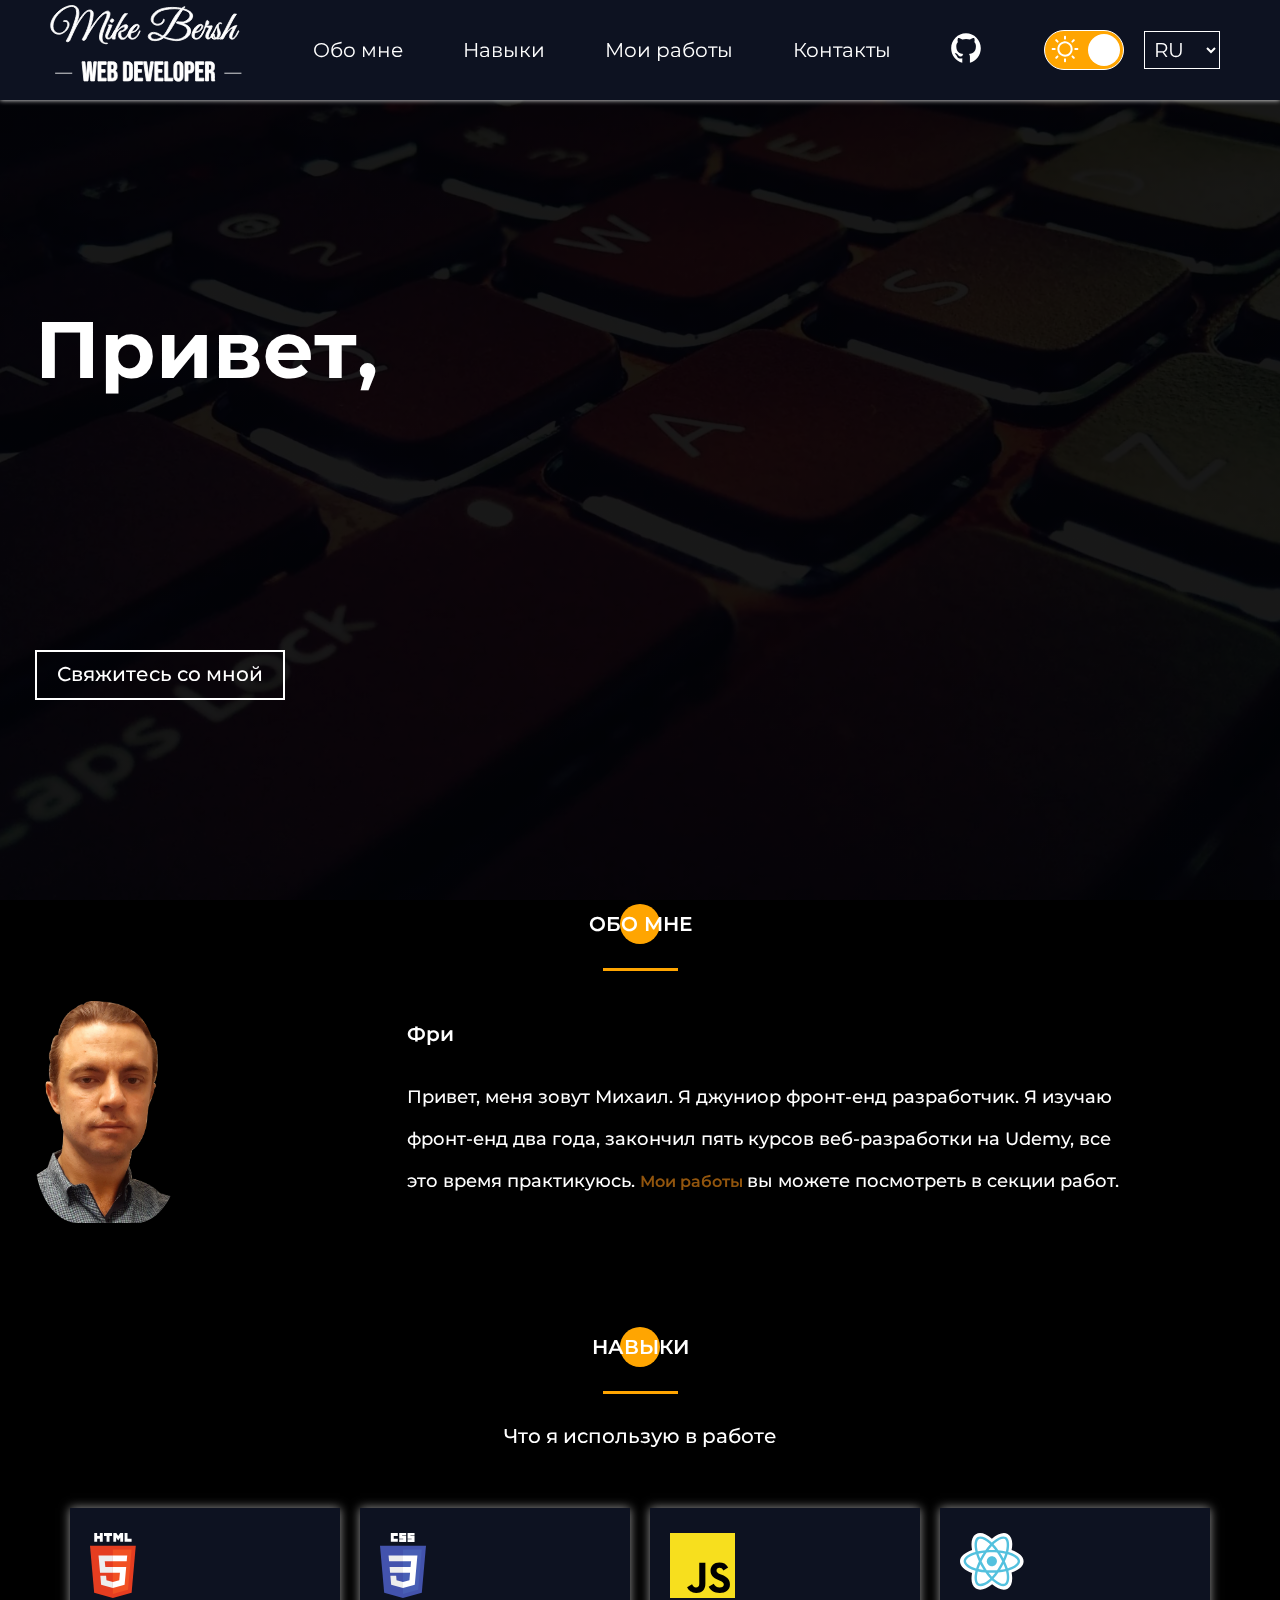
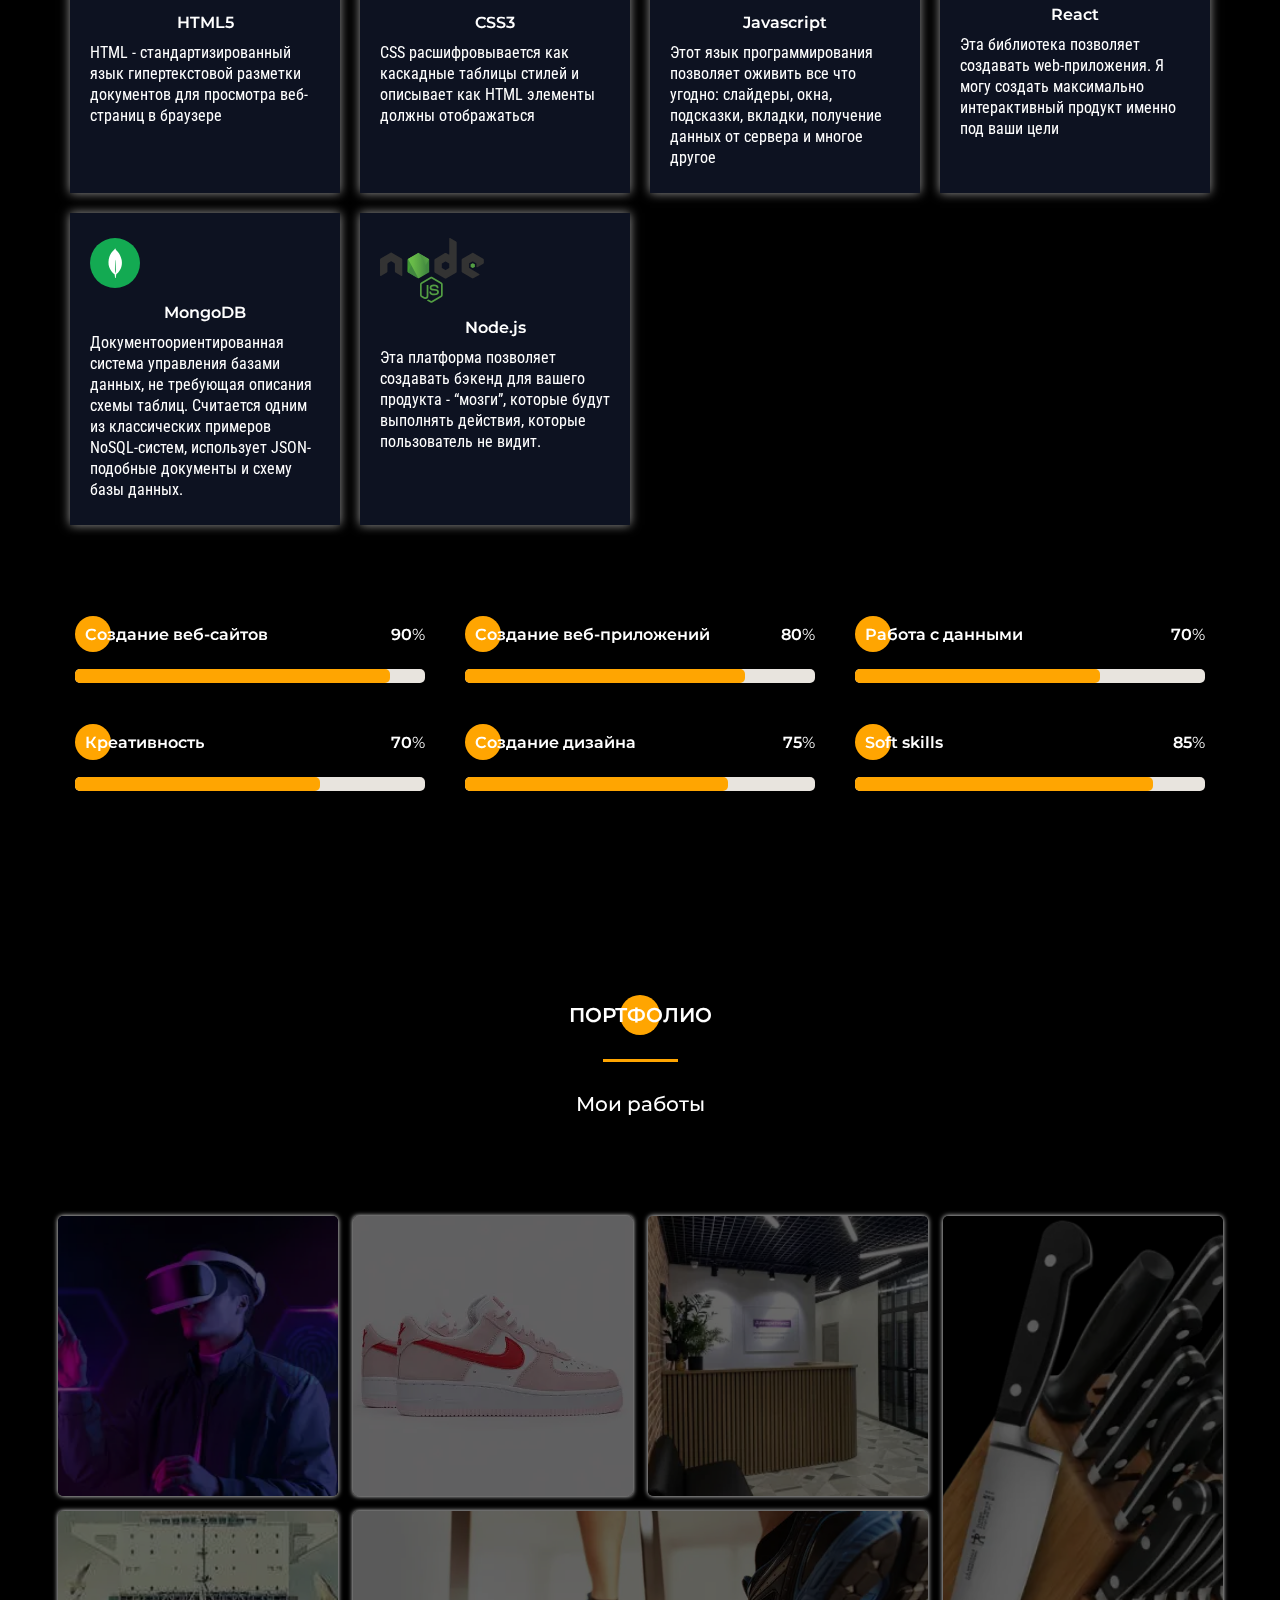
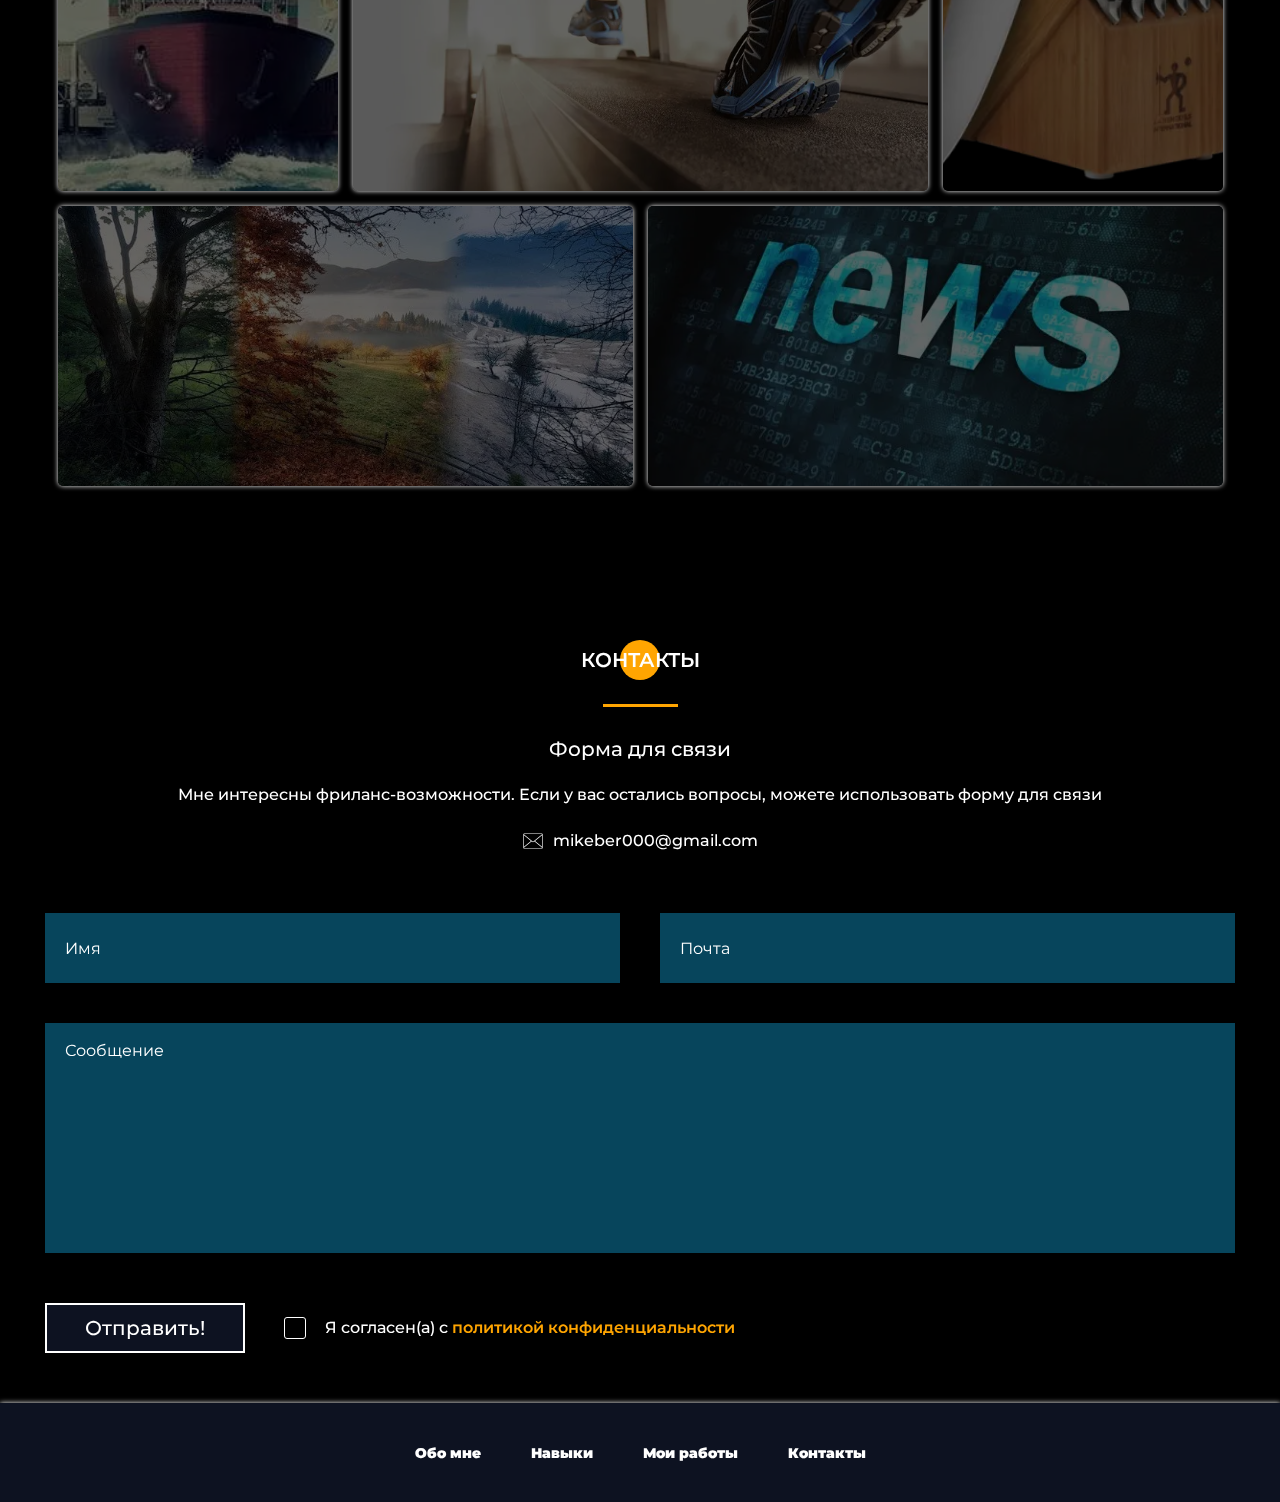
<file: index.html>
<!DOCTYPE html><html lang="ru"><head><meta charset="UTF-8"><meta http-equiv="X-UA-Compatible" content="IE=edge"><meta name="viewport" content="width=device-width,initial-scale=1"><meta name="description" content="portfolio"><link rel="preconnect" href="https://fonts.googleapis.com"><link rel="preconnect" href="https://fonts.gstatic.com" crossorigin><link href="https://fonts.googleapis.com/css2?family=Montserrat:wght@400;500;600;800&family=Bebas+Neue&family=Great+Vibes&family=Roboto+Condensed:wght@400;700&display=swap" rel="stylesheet"><link rel="stylesheet" href="css/style.css"><title>Portfolio</title></head><body><div class="app"><div class="arrow-up"><a href="#intro"><svg class="arrow-up__svg"><use xlink:href="assets/svg/sprite.svg#arrow-up"></use></svg></a></div><div class="overlay overlay_active"><div class="overlay__logo logo-overlay"><img src="./assets/img/loading.gif" alt="loading"></div></div><div class="overlay-form-submit"></div><div class="modal"></div><div class="app__bg"></div><div class="app__container"><aside class="aside-links aside-links_left"><a href="mailto:mikeber000@gmail.com" class="aside-link theme theme-color">mikeber000@gmail.com</a></aside><aside class="aside-links aside-links_right"><a href="https://github.com/Michael-Ber" class="aside-link theme theme-color">github.com/Michael-Ber</a></aside><header class="header theme theme-bg"><div class="header__wrapper"><a href="#intro" class="header__logo logo"><svg class="header__logo-svg logo-svg theme"><use xlink:href="assets/svg/sprite.svg#logo"></use></svg></a><nav class="header__links links-header" title="Navigation menu"><ul class="links-header__list"><li class="links-header__item"><a href="#about" class="links-header__link link lng lng-about theme theme-color navlink" aria-label="link to about section">About</a></li><li class="links-header__item"><a href="#skills" class="links-header__link link lng lng-skills theme theme-color navlink" aria-label="link to skills section">Skills</a></li><li class="links-header__item"><a href="#works" class="links-header__link link lng lng-works theme theme-color navlink" aria-label="link to works section">Works</a></li><li class="links-header__item"><a href="#contact" class="links-header__link link lng lng-contact theme theme-color navlink" aria-label="link to contact section">Contact</a></li><li class="links-header__item"><a href="http://github.com/Michael-Ber" class="links-header__link link" aria-label="link to contact section"><svg class="theme links-header__svg"><use xlink:href="assets/svg/sprite.svg#github"></use></svg></a></li></ul></nav><div class="header__burger burger"><button class="reset-btn burger__btn" aria-label="Burger menu button"><span class="burger__line theme theme-burger"></span> <span class="burger__line theme theme-burger"></span> <span class="burger__line theme theme-burger"></span></button><div class="burger__menu menu"><nav class="menu__links"><ul class="menu__list"><li class="menu__item"><a href="#about" class="menu__link link lng lng-about navlink" aria-label="link to about section">About</a></li><li class="menu__item"><a href="#skills" class="menu__link link lng lng-skills navlink" aria-label="link to skills section">Skills</a></li><li class="menu__item"><a href="#works" class="menu__link link lng lng-works navlink" aria-label="link to works section">Works</a></li><li class="menu__item"><a href="#contact" class="menu__link link lng lng-contact navlink" aria-label="link to contact section">Contact</a></li><li class="menu__item"><a href="https://github.com/Michael-Ber?tab=repositories" class="menu__link github-icon github-icon_burger" aria-label="link to github"><svg class="menu__svg"><use xlink:href="assets/svg/sprite.svg#github"></use></svg></a></li></ul></nav><button class="reset-btn menu__close" aria-label="Close burger menu button">&#10005;</button></div></div><div class="header__triggers"><button class="theme-btn" aria-label="Dark/Light mode button"><div class="theme-btn__trigger"></div></button> <select name="lang-selector" id="lang-selector" class="lang-selector theme theme-color theme-bg" aria-label="Select language"><option value="en" selected="selected" class="lang-option theme theme-color theme-bg">eng</option><option value="ru" class="lang-option theme theme-color theme-bg">ru</option></select></div></div></header><main><div class="content"><div class="content-img theme"><img src="./assets/img/webp/bg-13-modif.webp" alt="intro background" id="content-img-light"> <img src="./assets/img/webp/bg-12.webp" alt="intro background" id="content-img-dark"><div class="bg"></div></div><div class="container"><section class="intro theme theme-intro" id="intro"><div class="intro__wrapper"><h1 class="intro__title title-intro"><span class="title-intro__str str-title-intro-1"></span> <span class="title-intro__str str-title-intro-2"></span> <span class="title-intro__str str-title-intro-3"></span></h1><a href="#contact" class="intro__contact btn lng lng-btnContact theme theme-color navlink" aria-label="link to contact section">Contact me!</a></div></section><section class="about anim" id="about"><h2 class="about__title section-title"><span class="lng lng-about theme theme-color section-title__span">about</span></h2><div class="about__wrapper"><div class="about__left"><img src="./assets/img/webp/photo.webp" width="144" height="222" class="about__img" alt="My photo" loading="lazy"></div><div class="about__right right-about"><div class="right-about__text"><h3 class="about__subtitle lng lng-prof theme theme-color"></h3><p></p><span class="about__descr lng lng-descrBeforeLink theme theme-color">Hello, my name is Michael. I'm junior front-end developer. I've been learning front-end for two years, finished five web developing courses on Udemy and have been practicing all that time. My </span><a href="#works" class="about__link lng lng-worksLink navlink" aria-label="link to works section">works</a> <span class="about__descr lng lng-descrAfterLink theme theme-color">you can see on works section.</span></div></div></div></section><section class="skills anim" id="skills"><div class="skills__text"><h2 class="skills__title section-title"><span class="lng lng-skills theme theme-color section-title__span">Skills</span></h2><h3 class="skills__subtitle section-subtitle lng lng-skillsSubtitle theme theme-color">What i use in my work</h3><ul class="skills__list"><li class="skills__item"><article class="skills__card card-skills theme theme-bg"><div class="card-skills__icon"><img loading="lazy" src="./assets/img/html5.svg" class="image" width="46" height="65" alt="html5"></div><h4 class="card-skills__title theme theme-color">HTML5</h4><p class="card-skills__text lng theme theme-color lng-html">HTML can be described as the language that ultimately gives web pages (and websites) the appearance and structure that is seen by end users.</p></article></li><li class="skills__item"><article class="skills__card card-skills theme theme-bg"><div class="card-skills__icon"><img loading="lazy" src="./assets/img/css3.svg" class="image" width="46" height="52" alt="css3"></div><h4 class="card-skills__title theme theme-color">CSS3</h4><p class="card-skills__text lng theme theme-color lng-css">CSS is the abbreviation for the term “cascading style sheets” and describes how HTML elements should be displayed.</p></article></li><li class="skills__item"><article class="skills__card card-skills theme theme-bg"><div class="card-skills__icon"><img loading="lazy" src="./assets/img/JS.svg" class="image" width="65" height="65" alt="Javascript"></div><h4 class="card-skills__title theme theme-color">Javascript</h4><p class="card-skills__text lng theme theme-color lng-js">This programming language allows you to bring anything to life: sliders, windows, tooltips, tabs, receiving data from the server, and much more.</p></article></li><li class="skills__item"><article class="skills__card card-skills theme theme-bg"><div class="card-skills__icon"><img loading="lazy" src="./assets/img/React.svg" class="image" width="64" height="57" alt="React"></div><h4 class="card-skills__title theme theme-color">React</h4><p class="card-skills__text lng theme theme-color lng-react">This library allows you to create web applications. I can create the most interactive product for your purposes.</p></article></li><li class="skills__item"><article class="skills__card card-skills theme theme-bg"><div class="card-skills__icon"><img loading="lazy" src="./assets/img/mongo.svg" class="image" width="50" height="50" alt="MongoDB"></div><h4 class="card-skills__title theme theme-color">MongoDB</h4><p class="card-skills__text lng theme theme-color lng-mongodb">A document-oriented database management system that does not require a description of the table schema. Considered one of the classic examples of NoSQL systems, uses JSON-like documents and database schema</p></article></li><li class="skills__item"><article class="skills__card card-skills theme theme-bg"><div class="card-skills__icon"><img loading="lazy" src="./assets/img/Nodejs.svg" class="image" width="104" height="65" alt="NodeJs"></div><h4 class="card-skills__title theme theme-color">Node.js</h4><p class="card-skills__text lng theme theme-color lng-nodejs">This platform allows you to create a backend for your product - "brains" that will perform actions that the user does not see</p></article></li></ul><ul class="skills__diagrams-list"><li class="skills__diagrams-item diagrams-item"><div class="diagrams-item__up"><h4 class="diagrams-item__title lng lng-sites theme theme-color">Web sites creating</h4><div class="diagrams-item__percent theme theme-color"><span>90</span>%</div></div><div class="diagrams-item__bottom bottom-diagrams-item"><div class="bottom-diagrams-item__bg-back"></div><div class="bottom-diagrams-item__bg-front"></div></div></li><li class="skills__diagrams-item diagrams-item"><div class="diagrams-item__up"><h4 class="diagrams-item__title lng lng-apps theme theme-color">Web applications creating</h4><div class="diagrams-item__percent theme theme-color"><span>80</span>%</div></div><div class="diagrams-item__bottom bottom-diagrams-item"><div class="bottom-diagrams-item__bg-back"></div><div class="bottom-diagrams-item__bg-front"></div></div></li><li class="skills__diagrams-item diagrams-item"><div class="diagrams-item__up"><h4 class="diagrams-item__title lng lng-data theme theme-color">Work with data</h4><div class="diagrams-item__percent theme theme-color"><span>70</span>%</div></div><div class="diagrams-item__bottom bottom-diagrams-item"><div class="bottom-diagrams-item__bg-back"></div><div class="bottom-diagrams-item__bg-front"></div></div></li><li class="skills__diagrams-item diagrams-item"><div class="diagrams-item__up"><h4 class="diagrams-item__title lng lng-creativity theme theme-color">Creativity</h4><div class="diagrams-item__percent theme theme-color"><span>70</span>%</div></div><div class="diagrams-item__bottom bottom-diagrams-item"><div class="bottom-diagrams-item__bg-back"></div><div class="bottom-diagrams-item__bg-front"></div></div></li><li class="skills__diagrams-item diagrams-item"><div class="diagrams-item__up"><h4 class="diagrams-item__title lng lng-design theme theme-color">Design creating</h4><div class="diagrams-item__percent theme theme-color"><span>75</span>%</div></div><div class="diagrams-item__bottom bottom-diagrams-item"><div class="bottom-diagrams-item__bg-back"></div><div class="bottom-diagrams-item__bg-front"></div></div></li><li class="skills__diagrams-item diagrams-item"><div class="diagrams-item__up"><h4 class="diagrams-item__title lng lng-softSkills theme theme-color">Soft skills</h4><div class="diagrams-item__percent theme theme-color"><span>85</span>%</div></div><div class="diagrams-item__bottom bottom-diagrams-item"><div class="bottom-diagrams-item__bg-back"></div><div class="bottom-diagrams-item__bg-front"></div></div></li></ul></div><!-- </div> --></section><section class="works anim" id="works"><div class="works__wrapper"><h2 class="works__title section-title"><span class="lng lng-portfolio theme theme-color section-title__span">Portfolio</span></h2><h3 class="works__subtitle section-subtitle lng lng-works theme theme-color">Some of my works</h3><ul class="works__list"><li class="works__item norm"><a href="https://vrnas-test.netlify.app" class="works__link" aria-label="link to prengi project"><div class="works__view"><span class="lng lng-preview">view</span></div><div class="works__img"><img src="./assets/img/webp/works/vrnas.webp" alt="VRNax" width="100%" height="100%" loading="lazy"></div></a></li><li class="works__item norm"><a href="https://fantastic-alfajores-cc7ff5.netlify.app" class="works__link" aria-label="link to outschool project"><div class="works__view"><span class="lng lng-preview">view</span></div><div class="works__img"><img src="./assets/img/webp/works/sneakers.webp" alt="Sneakers" width="100%" height="100%" loading="lazy"></div></a></li><li class="works__item norm"><a href="https://wonderful-starlight-865300.netlify.app" class="works__link" aria-label="link to shopno project"><div class="works__view"><span class="lng lng-preview">view</span></div><div class="works__img"><img src="./assets/img/webp/works/alghoritmika.webp" alt="Alghoritmika" width="100%" height="100%" loading="lazy"></div></a></li><li class="works__item norm"><a href="https://inquisitive-gecko-a35e55.netlify.app/" class="works__link" aria-label="link to glopt project"><div class="works__view"><span class="lng lng-preview">view</span></div><div class="works__img"><img src="./assets/img/webp/works/glopt.webp" alt="glopt" width="280" height="164" loading="lazy"></div></a></li><li class="works__item long"><a href="https://hilarious-malabi-d9e241.netlify.app/" class="works__link" aria-label="link to zlatmax project"><div class="works__view"><span class="lng lng-preview">view</span></div><div class="works__img"><img src="./assets/img/webp/works/zlatmax.webp" alt="zlatmax" width="100%" height="100%" loading="lazy"></div></a></li><li class="works__item wide"><a href="https://boisterous-eclair-6364ed.netlify.app/" class="works__link" aria-label="link to logo project"><div class="works__view"><span class="lng lng-preview">view</span></div><div class="works__img"><img src="./assets/img/webp/works/logo.webp" alt="logo project" width="100%" height="100%" loading="lazy"></div></a></li><li class="works__item item-7"><a href="https://radiant-cassata-f198c0.netlify.app/" class="works__link" aria-label="link to weather project"><div class="works__view"><span class="lng lng-preview">view</span></div><div class="works__img"><img src="./assets/img/webp/works/weather.webp" alt="weather project" width="100%" height="100%" loading="lazy"></div></a></li><li class="works__item item-8"><a href="https://verdant-starburst-84175f.netlify.app/" class="works__link" aria-label="link to news project"><div class="works__view"><span class="lng lng-preview">view</span></div><div class="works__img"><img src="./assets/img/webp/works/news.webp" alt="news project" width="100%" height="100%" loading="lazy"></div></a></li></ul></div><!-- </div> --></section><section class="contact anim" id="contact"><div class="rotate"></div><div class="contact__text"><h2 class="contact__title section-title"><span class="lng lng-contact theme theme-color section-title__span">Contact</span></h2><h3 class="contact__subtitle section-subtitle lng lng-contactSubtitle theme theme-color">Form for contact</h3><h4 class="contact__descr lng lng-contactDescr theme theme-color">I'm interested in freelance opportunities. However, if you have other request or question, you can use a form.</h4><div class="contact__mail"><svg class="contact__svg theme"><use xlink:href="assets/svg/sprite.svg#mail"></use></svg> <a href="mailto:mikeber000@gmail.com" class="contact__link theme theme-color" aria-label="link to email">mikeber000@gmail.com</a></div><form action="#" class="contact__form"><div class="contact__wrapper"><div class="contact__field contact__field_sm"><input type="text" autocomplete="off" name="name" id="name" class="contact__input"> <label for="name" class="contact__label lng lng-name">Name</label></div><div class="contact__field contact__field_sm"><input type="email" autocomplete="off" name="email" id="email" class="contact__input"> <label for="email" class="contact__label lng lng-email">Email</label></div><div class="contact__field contact__field_lg"><textarea name="message" id="message" cols="30" rows="10" class="contact__textarea"></textarea> <label for="message" class="contact__label contact__label_textarea lng lng-msg">Message</label></div></div><div class="contact__send"><div class="contact__submit"><button type="submit" class="lng lng-btnSend btn contact__btn theme theme-color theme-bg">Send Message!</button></div><div class="contact__privacy privacy"><div class="privacy__input-wrapper"><input id="privacy" name="privacy" value="off" type="checkbox" class="privacy__input theme"> <svg class="mark-svg"><use xlink:href="assets/svg/sprite.svg#mark"></use></svg></div><label for="privacy"><span class="privacy__agree lng lng-privacy theme theme-color">I agree with the</span> <a href="/privacy-en.html" class="privacy__link lng lng-privacyLink" aria-label="link to privacy policy">privacy policy</a></label></div></div></form></div><!-- </div> --></section></div></div></main><footer class="footer theme theme-bg"><a href="#intro" class="footer__logo logo" aria-label="link to main-page navlink"><svg class="footer__logo-svg logo-svg theme"><use xlink:href="assets/svg/sprite.svg#logo"></use></svg></a><nav class="footer__links"><ul class="footer__list"><li class="footer__item"><a href="#about" class="footer__link link navlink theme theme-color lng lng-about">About</a></li><li class="footer__item"><a href="#skills" class="footer__link link navlink theme theme-color lng lng-skills">Skills</a></li><li class="footer__item"><a href="#works" class="footer__link link navlink theme theme-color lng lng-works">Works</a></li><li class="footer__item"><a href="#contact" class="footer__link link navlink theme theme-color lng lng-contact">Contact</a></li></ul></nav></footer></div></div><script src="js/script.js"></script></body></html>
</file>
<file: css/style.css>
.header{position:fixed;display:flex;justify-content:center;align-items:center;width:100%;height:100px;background-color:#fff;top:0;left:50%;right:0;transform:translateX(-50%);z-index:100;padding:10px 60px 10px 50px;box-shadow:0 0 5px 0 #000}@media (max-width:767px){.header{padding:10px}}.header__wrapper{display:flex;justify-content:space-between;align-items:center;width:100%;height:100%}@media (max-width:991px){.header{padding:10px}.header__links{display:none}}.header__triggers{display:flex;align-items:center;gap:20px;position:relative;z-index:1}.header__burger{display:none}@media (max-width:991px){.header__burger{display:block}}.header__logo-svg{max-width:200px;max-height:100px}@media (max-width:575px){.header{padding:10px}.header__triggers{gap:50px}.logo{display:none}}.logo:hover .header__logo-svg use{fill:#ffa501;stroke:#ffa501}.logo-svg{transition:transform .3s ease-in-out}.logo-svg use{transition:fill .3s ease-in-out,stroke .3s ease-in-out;fill:#000;stroke:#000}.links-header__list{display:flex;justify-content:flex-start;align-items:center;list-style-type:none;width:100%}.links-header__item:not(:last-child){margin-right:60px}@media (max-width:1239px){.header{padding:10px}.links-header__item:not(:last-child){margin-right:40px}}.links-header__svg{width:30px;height:30px}.links-header__svg:hover use{transition:fill .3s ease-in-out;fill:#ffa501}.link{color:#fff;text-decoration:none;font-size:20px;transition:.3s}.link:hover,.link_active{color:#ffa501!important}.link:hover svg g path{transition:.3s;fill:#ffa501!important}.link:focus{color:#ffa501!important}@media (max-width:575px){.link{font-size:16px}}.link-github{max-width:30px;max-height:30px}.lang-selector{font-size:20px;text-transform:uppercase;background-color:transparent;color:#000;padding:5px;border:1px solid #000;cursor:pointer}.lang-option{color:#fff}.github-icon{display:inline-block;width:30px;height:30px;transition:.3s}.github-icon img{width:100%;height:100%;object-fit:cover}.github-icon:hover{transform:scale(1.2)}.github-icon_burger:hover{transition:.2s;transform:scale(1.2)}.theme-btn{position:relative;width:80px;height:40px;border-radius:20px;border:1px solid #fff;background:#ffa501;transition:.3s;cursor:pointer}.theme-btn_dark{background:radial-gradient(#000 10%,#0d1221 50%)}.theme-btn::before{content:url(../assets/img/Sun.svg);width:35px;height:35px;position:absolute;top:2px;left:2px}.theme-btn::after{content:url(../assets/img/moon.svg);position:absolute;top:5px;right:5px}.theme-btn__trigger{width:32px;height:32px;border-radius:100%;background-color:#fff;position:absolute;top:3px;right:3px;transition:.3s;transform:translateX(0)}.theme-btn__trigger_dark{transform:translateX(-40px)}.burger__btn{cursor:pointer}.burger__btn_active .burger__line{transition:.5s}.burger__btn_active .burger__line:nth-child(1){transform:rotate(45deg) translateY(5px)}.burger__btn_active .burger__line:nth-child(2){display:none}.burger__btn_active .burger__line:nth-child(3){transform:rotate(-45deg) translateY(-5px)}.burger__line{display:block;width:30px;height:3px;background-color:#000}.burger__line:not(:last-child){margin-bottom:5px}.burger__menu{display:block;visibility:hidden;width:45%;height:100vh;position:absolute;top:0;left:0;padding:20px;background:linear-gradient(#6c3fd0,#132d9c);transition:.3s;transform:translateX(calc(-100% - 50px))}.burger__menu_active{visibility:visible;transform:translateX(0);z-index:100}@media (max-width:575px){.lang-selector{font-size:14px}.burger__menu{width:100%}}.menu__links{height:100%;display:flex;justify-content:center}.menu__list{display:flex;justify-content:center;align-items:center;flex-direction:column;padding-top:50px;list-style-type:none;gap:50px}.menu__link{color:#fff}.menu__close{position:absolute;top:10px;right:20px;color:#fff;font-size:24px;cursor:pointer}.menu__svg{width:30px;height:30px}.menu__svg use{fill:#fff;transition:fill .3s ease-in-out}.menu__svg:hover use{fill:#ffa501}.intro{position:relative;min-height:100vh;padding-top:300px;padding-bottom:100px}@media (max-width:575px){.intro{padding-top:200px;min-height:auto}}.intro__wrapper{position:relative;display:flex;justify-content:center;align-items:flex-start;flex-direction:column;gap:50px;z-index:10}@media (max-width:991px){.intro__wrapper{padding:0 50px}}@media (max-width:575px){.intro__wrapper{padding:0 10px;align-items:center}}.intro__title{position:relative;z-index:10;display:flex;align-items:flex-start;flex-direction:column;min-height:300px}@media (max-width:991px){.intro__title{min-height:240px}}.theme-intro::after{background-color:rgba(0,0,0,.7)}.title-intro__str{display:inline-block;color:#000;font-size:80px;line-height:100px;font-weight:700}@media (max-width:1239px){.title-intro__str{font-size:60px;line-height:80px}}@media (max-width:767px){.intro__title{min-height:180px}.title-intro__str{font-size:40px;line-height:60px}}@media (max-width:575px){.intro__title{min-height:135px;align-items:center}.title-intro__str{font-size:27px;line-height:45px}}.title-intro__letter{display:inline-block;font-size:80px;line-height:100px;font-weight:700}.title-intro__letter_dark{color:#000}.title-intro__letter_light{color:#fff}@media (max-width:1239px){.title-intro__letter{font-size:60px;line-height:80px}}@media (max-width:767px){.title-intro__letter{font-size:40px;line-height:60px}}@media (max-width:575px){.title-intro__letter{font-size:27px;line-height:45px}}.title-intro__letter:hover{color:#0ad4ca;animation:1.5s ease-in dotTransform}.bg-intro__item{position:absolute;width:100%;height:100%;top:0;left:0}.bg-intro__img{position:absolute;width:100%;height:100%;top:0;left:0;background:url(assets/img/bg.jpg) center center/cover no-repeat}@keyframes dotTransform{0%,100%{transform:scale3d(1,1,1)}30%{transform:scale3d(1.25,.75,1)}40%{transform:scale3d(.75,1.25,1)}50%{transform:scale3d(1.15,.85,1)}65%{transform:scale3d(.95,1.05,1)}75%{transform:scale3d(1.05,.95,1)}}.about{position:relative;z-index:10}.about__wrapper{display:flex;justify-content:space-between;align-items:center}@media (max-width:767px){.about__wrapper{flex-direction:column;align-items:center}}.about__left{display:flex;justify-content:center;align-items:center;position:relative;z-index:1}@media (max-width:767px){.about__left{flex:0 0 100%;margin-bottom:30px}}.about__img{object-fit:cover;border-radius:30%}.about__right{display:flex;flex-direction:column;position:relative;flex:0 0 80%;padding:0 100px 0 130px}.about__title{text-align:center;margin-bottom:30px}.about__title::after{margin:0 auto}.about__subtitle{display:inline-block;font-size:20px;font-weight:600;color:#000;margin-bottom:30px;min-height:20px}@media (max-width:767px){.about__right{flex:0 0 100%;padding:30px 30px 50px}.about__subtitle,.about__title{text-align:center}}.about__descr{font-size:18px;line-height:42px;font-weight:500;color:#000}@media (max-width:991px){.about__descr{font-size:16px}}.about__link{color:#92550d;text-decoration:none;transition:.3s;font-weight:600}.about__link:hover{color:#633a09;text-decoration:underline}.right-about__img{position:absolute;top:0;left:0;width:100%;height:100%;z-index:-1}.right-about__img img{object-fit:cover}.right-about__text{position:relative;z-index:10}.skills{position:relative;padding:100px 0;z-index:10}@media (max-width:575px){.about__descr{font-size:14px}.skills{padding:80px 0 30px}}.skills__title{text-align:center}.skills__title::after{margin:0 auto 30px}.skills__subtitle{margin-bottom:60px}.skills__list{display:grid;grid-template-columns:repeat(auto-fill,270px);gap:20px;list-style-type:none;justify-content:center;margin-bottom:100px}.skills__card{width:100%;height:100%;padding:25px 20px;box-shadow:0 0 10px 0 rgba(0,0,0,.6);color:#fff;background-color:#0d1221}.skills__diagrams-list{display:grid;grid-template-columns:repeat(auto-fill,350px);gap:50px 40px;justify-content:center;list-style-type:none}.skills__diagrams-item{color:#000}.skills__text{position:relative;z-index:10}.card-skills__icon{text-align:center;margin-bottom:15px}.card-skills__title{text-align:center;margin-bottom:10px;font-weight:600;color:#000}.card-skills__text{font-family:'Roboto Condensed',sans-serif;font-size:16px;line-height:21px;color:#000}.diagrams-item__up{display:flex;justify-content:space-between;align-items:center;margin-bottom:25px;padding-left:10px}.diagrams-item__title{position:relative;font-size:16px;font-weight:600}.diagrams-item__title::before{content:'';position:absolute;top:50%;left:-10px;transform:translateY(-50%);display:inline-block;width:36px;height:36px;background-color:#ffa501;border-radius:100%;z-index:-1}.diagrams-item__percent span{font-size:16px;font-weight:600}.diagrams-item__bottom{position:relative;width:100%;height:14px;background-color:transparent;border-radius:5px;box-shadow:0 0 10px 0 rgba(0,0,0,.3)}.bottom-diagrams-item__bg-back{position:absolute;top:0;left:0;width:100%;height:14px;background-color:#e8e4de;border-radius:5px;z-index:5}.bottom-diagrams-item__bg-front{position:absolute;top:0;left:0;width:80%;height:14px;background-color:#ffa501;border-radius:5px;z-index:10}.works{position:relative;padding:100px 0 50px;z-index:10}.works__wrapper{position:relative;z-index:10}.works__title{text-align:center}.works__title::after{margin:0 auto 30px}.works__subtitle{margin-bottom:100px}@media (max-width:575px){.skills__diagrams-list{grid-template-columns:repeat(auto-fill,300px)}.works{padding:80px 0 20px}.works__subtitle{margin-bottom:50px}}.works__list{display:grid;grid-template-columns:repeat(auto-fill,280px);grid-template-rows:repeat(3,280px);grid-auto-rows:280px;gap:15px;justify-content:center;list-style-type:none}.works__item{position:relative;transition:.5s;border-radius:5px;box-shadow:0 0 5px 0 #fff;overflow:hidden;cursor:pointer}.works__item::after{content:'';position:absolute;inset:0;background-color:rgba(0,0,0,.6);border-radius:5px}.works__item:hover,.works__item:hover .works__view{opacity:1}.works__item:hover img{transform:scale(1.1)}.works__item:hover::after{background-color:#fff;z-index:-1}.works__link{height:100%}.works__img{display:flex;justify-content:center;align-items:center;width:100%;height:100%;border-radius:5px}.works__img img{width:100%;height:100%;transition:transform .5s ease-in-out;border-radius:5px}.works__view{display:flex;opacity:0;justify-content:center;align-items:center;position:absolute;top:50%;left:50%;transform:translate(-50%,-50%);width:100px;height:100px;border-radius:100%;background-color:rgba(10,212,202,.9);transition:.6s;z-index:1000}.works__view span{color:#fff;font-size:16px;font-weight:600;line-height:24px;text-transform:uppercase}.long{grid-row:1/3;grid-column:4/5;position:relative}.long img{width:100%;height:100%;object-fit:cover}@media (max-width:1239px){.long img{object-fit:contain}.long{grid-row:3/4;grid-column:1/2}}@media (max-width:991px){.long{grid-column:2/3}}@media (max-width:767px){.long{grid-row:3/4;grid-column:2/3}}@media (max-width:680px){.long{grid-row:unset;grid-column:unset}}.wide{grid-column:2/4;position:relative}@media (max-width:991px){.wide{grid-row:3/4;grid-column:1/2}}@media (max-width:767px){.wide{grid-row:3/4;grid-column:1/2}}@media (max-width:680px){.wide{grid-row:unset;grid-column:unset}}.item-7{grid-column:1/3}@media (max-width:1239px){.item-7{grid-column:unset}}@media (max-width:767px){.item-7{grid-row:unset;grid-column:unset}}.item-8{grid-column:3/5}@media (max-width:1239px){.item-8{grid-column:unset}}.contact{position:relative;padding:100px 10px 50px;z-index:10}.contact__title{text-align:center}.contact__title::after{margin:0 auto 30px}.contact__subtitle{margin-bottom:20px}.contact__descr{text-align:center;margin-bottom:20px;line-height:28px;font-weight:500;color:#000}.contact__wrapper{display:flex;justify-content:space-between;align-items:flex-start;flex-wrap:wrap;gap:40px;margin-bottom:50px}@media (max-width:767px){.contact__wrapper{flex-direction:column;align-items:stretch}}.contact__btn{min-width:200px;cursor:pointer}.contact__field{position:relative}.contact__field::after{content:'';position:absolute;bottom:0;left:0;width:0;height:3px;background-color:#ffa501;display:inline-block;transition:width .5s}.contact__field:focus-within::after{content:'';position:absolute;bottom:0;left:0;width:100%;height:3px;background-color:#ffa501;display:inline-block}.contact__field_sm{flex:0 0 calc(50% - 20px)}.contact__field_lg{flex:0 0 100%;display:flex;justify-content:center;align-items:center}.contact__label{position:absolute;top:50%;left:10px;transform:translateY(-50%);padding:0 10px;color:#fff}.contact__label_textarea{top:12%}.contact__input{width:100%;height:70px;background-color:#07455c;border:none;padding:0 20px;color:#fff;font-size:16px}.contact__input:focus{outline:0}.contact__input:focus~label{display:none}.contact__textarea{width:100%;padding:20px;resize:none;background-color:#07455c;color:#fff;font-size:16px;border:none}.contact__textarea:focus{outline:0}.contact__textarea:focus~label{display:none}.contact__mail{display:flex;justify-content:center;align-items:center;margin-bottom:60px}.contact__mail:hover>svg use{fill:#c17011;transition:.2s}.contact__mail:hover>.contact__link{color:#c17011!important;transition:.2s}.contact__svg{width:20px;height:20px;margin-right:10px}.contact__link{font-size:16px;color:#000;font-weight:500;line-height:24px;text-decoration:none}.contact__send{display:flex;justify-content:flex-start;align-items:center}@media (max-width:575px){.contact__send{flex-direction:column;gap:30px}.contact__privacy{order:1}}.contact__privacy{display:inline-flex;align-items:center;-webkit-user-select:none;user-select:none}.contact__submit{display:flex;justify-content:flex-start;align-items:center;margin-right:30px;padding:0!important}@media (max-width:767px){.contact__submit{margin-right:15px}}@media (max-width:575px){.contact__submit{order:2;margin-right:unset}}.contact__submit-input{width:100%;height:100%;background-color:transparent;border:none;padding:0 20px;font-size:20px;color:#000;cursor:pointer}.contact__submit-input:hover{color:#fff}.contact__notfilled{display:block;position:absolute;top:calc(100% + 5px);left:0;color:red;font-size:14px;font-weight:600;width:300px}.contact__notfilled-main{display:flex;justify-content:center;align-items:center;position:fixed;top:90%;right:0;color:#fff;background-color:red;font-size:14px;font-weight:600;width:300px;height:40px;text-align:center;z-index:1000}.contact__text{position:relative;z-index:10}.lng-privacy{color:#000;font-weight:500}.privacy__input-wrapper{position:relative;margin-right:10px}.privacy__input{display:flex;align-items:center;justify-content:center;appearance:none;cursor:pointer;width:40px;height:40px}.privacy__input::before{content:'';display:inline-block;width:20px;height:20px;background-color:transparent;border:1px solid #000;border-radius:3px}.privacy__input:checked~svg{display:inline-block}.privacy__link{position:relative;display:inline-block;color:#ffa501;text-decoration:none;font-weight:600;transition:.3s;cursor:pointer}.privacy__link:hover{color:#cd8400}.privacy__agree{cursor:pointer}@media (max-width:767px){.privacy{font-size:14px}}.mark-svg{display:none;position:absolute;top:50%;left:50%;transform:translate(-50%,-50%);z-index:-1;width:15px;height:15px}.mark-svg use{fill:#5e9c76}.wrong{border-bottom:1px solid red}input:-webkit-autofill,input:-webkit-autofill:focus{-webkit-transition:background-color 600000s,color 600000s;transition:background-color 600000s,color 600000s}.footer{display:flex;position:relative;width:100%;justify-content:space-between;align-items:center;padding:40px 10px;background-color:#fff;z-index:10;box-shadow:0 0 5px 0 #000;gap:50px}@media (max-width:575px){.footer{flex-direction:column;gap:0;padding:20px 10px}}.footer__list{display:flex;justify-content:center;gap:50px;list-style:none}@media (max-width:575px){.footer__list{gap:15px;justify-content:space-between}}.footer__links{flex-grow:1}.footer__link{text-decoration:none;font-size:14px;line-height:18px;font-weight:900;color:#021615}.footer__link:hover{color:#ffa501}.footer__logo{display:none}@media (max-width:575px){.footer__link{font-size:12px}.footer__logo{display:block}}.footer__logo-svg{max-width:150px;max-height:80px}*{margin:0;padding:0;box-sizing:border-box;font-family:Montserrat,sans-serif;font-weight:400}img{display:block;max-width:100%;height:auto;object-fit:cover}.reset-btn{background:0 0;border:none}.theme-github use{fill:#fff}.theme-logo use{fill:#fff;stroke:#fff}.theme-mail use{fill:#fff}.theme-checkbox::before{border:1px solid #fff}.theme-skills-card{box-shadow:0 0 10px 0 rgba(255,255,255,.6)}.app{position:relative;overflow:hidden}.app__container{position:relative;max-width:100%;margin:0 auto}.aside-links{display:flex;justify-content:space-between;position:fixed;top:50%;z-index:10000;font-size:16px;transform:rotate(-90deg)}.aside-links_left{left:-80px}.aside-links_right{right:-80px}@media (max-width:1340px){.aside-links{display:none}}.aside-link{color:#fff;text-decoration:none;letter-spacing:3px;line-height:44px;transition:.1s}.aside-link:hover{color:#c17011}.content{position:relative;transition:.8s;background:#000}.content-img{position:fixed;top:0;left:0;right:0;bottom:0;z-index:0;background-position:right!important}.content-img img{width:100%;height:100%;object-fit:cover}.content-img .bg{position:absolute;top:0;left:0;width:100%;height:100%}.container{max-width:1240px;margin:0 auto;padding:0 15px}.overlay{display:flex;justify-content:center;align-items:center;transform:translateY(-100%);opacity:0;position:fixed;top:0;left:0;width:100%;height:100vh;background-color:#000;transition:.4s;z-index:1}.overlay_active{opacity:1;transform:translateY(0);z-index:100000}.overlay-form-submit{display:flex;justify-content:center;align-items:center;transform:translateY(-100%);opacity:0;position:fixed;top:0;left:0;width:100%;height:100vh;background-color:#000;opacity:0;z-index:-1}.overlay-form-submit_active{opacity:.5;transform:translateY(0);z-index:100}.arrow-up{display:flex;justify-content:center;align-items:center;opacity:0;position:fixed;bottom:10%;right:5%;width:40px;height:40px;border-radius:100%;z-index:100;transition:.3s;cursor:pointer}.arrow-up__svg{width:40px;height:40px}.arrow-up__svg use{fill:green}.arrow-up_active{opacity:1}.btn{position:relative;display:inline-block;padding:0 20px;height:50px;border:2px solid #000;font-size:20px;line-height:44px;color:#000;font-weight:500;text-decoration:none;text-align:center;z-index:10;overflow:hidden;transition:.4s;background-color:transparent}@media (max-width:767px){.btn{font-size:16px}}.btn::before{content:'';transition:width .4s,border-right 1s;position:absolute;top:0;left:-35px;width:0;height:50px;z-index:-1;border-top:48px solid #0ad4ca;border-right:35px solid transparent}.btn:hover{color:#000!important}.btn:hover:before{width:100%;border-right:0 solid transparent;left:0}.btn_dark{color:#fff;border:2px solid #fff}.section-title{display:block}.section-title__span{position:relative;display:block;font-size:20px;line-height:48px;font-weight:600;text-transform:uppercase;color:#fff;margin-bottom:20px}.section-title__span::before{content:'';position:absolute;top:50%;left:50%;transform:translate(-50%,-50%);width:40px;height:40px;background-color:#ffa501;border-radius:100%;z-index:-1}.section-title::after{content:'';display:block;width:75px;height:3px;background-color:#ffa501}.section-subtitle{font-size:20px;font-weight:500;color:#fff;text-align:center}.modal{position:fixed;display:flex;justify-content:center;align-items:center;flex-direction:column;top:-150%;left:50%;transform:translate(-50%,-50%);background-color:#fff;box-shadow:0 0 10px 0 #000;width:500px;height:400px;z-index:1000;padding:20px;transition:.3s;opacity:0}@media (max-width:575px){.arrow-up{opacity:0}.modal{width:300px;height:200px}}.modal_active{top:50%;opacity:1}.modal__msg{font-size:18px;color:#000;font-weight:500;line-height:24px;text-align:center}.modal__img{width:50px;margin-bottom:20px}.modal__img_suc{height:37px}.modal__img_wrong{height:50px}.modal__img img{width:100%;height:100%;object-fit:cover}.modal__close{position:absolute;top:10px;right:20px;color:#000;font-size:22px;font-weight:800;cursor:pointer;transition:.3s}.modal__close:hover{color:red}.slider{width:100%;overflow:hidden}.slider-wrapper{display:flex;align-items:flex-start;justify-content:flex-start;transition:.6s cubic-bezier(.075,.82,.165,1)}.page-active{z-index:99;visibility:visible}
</file>
